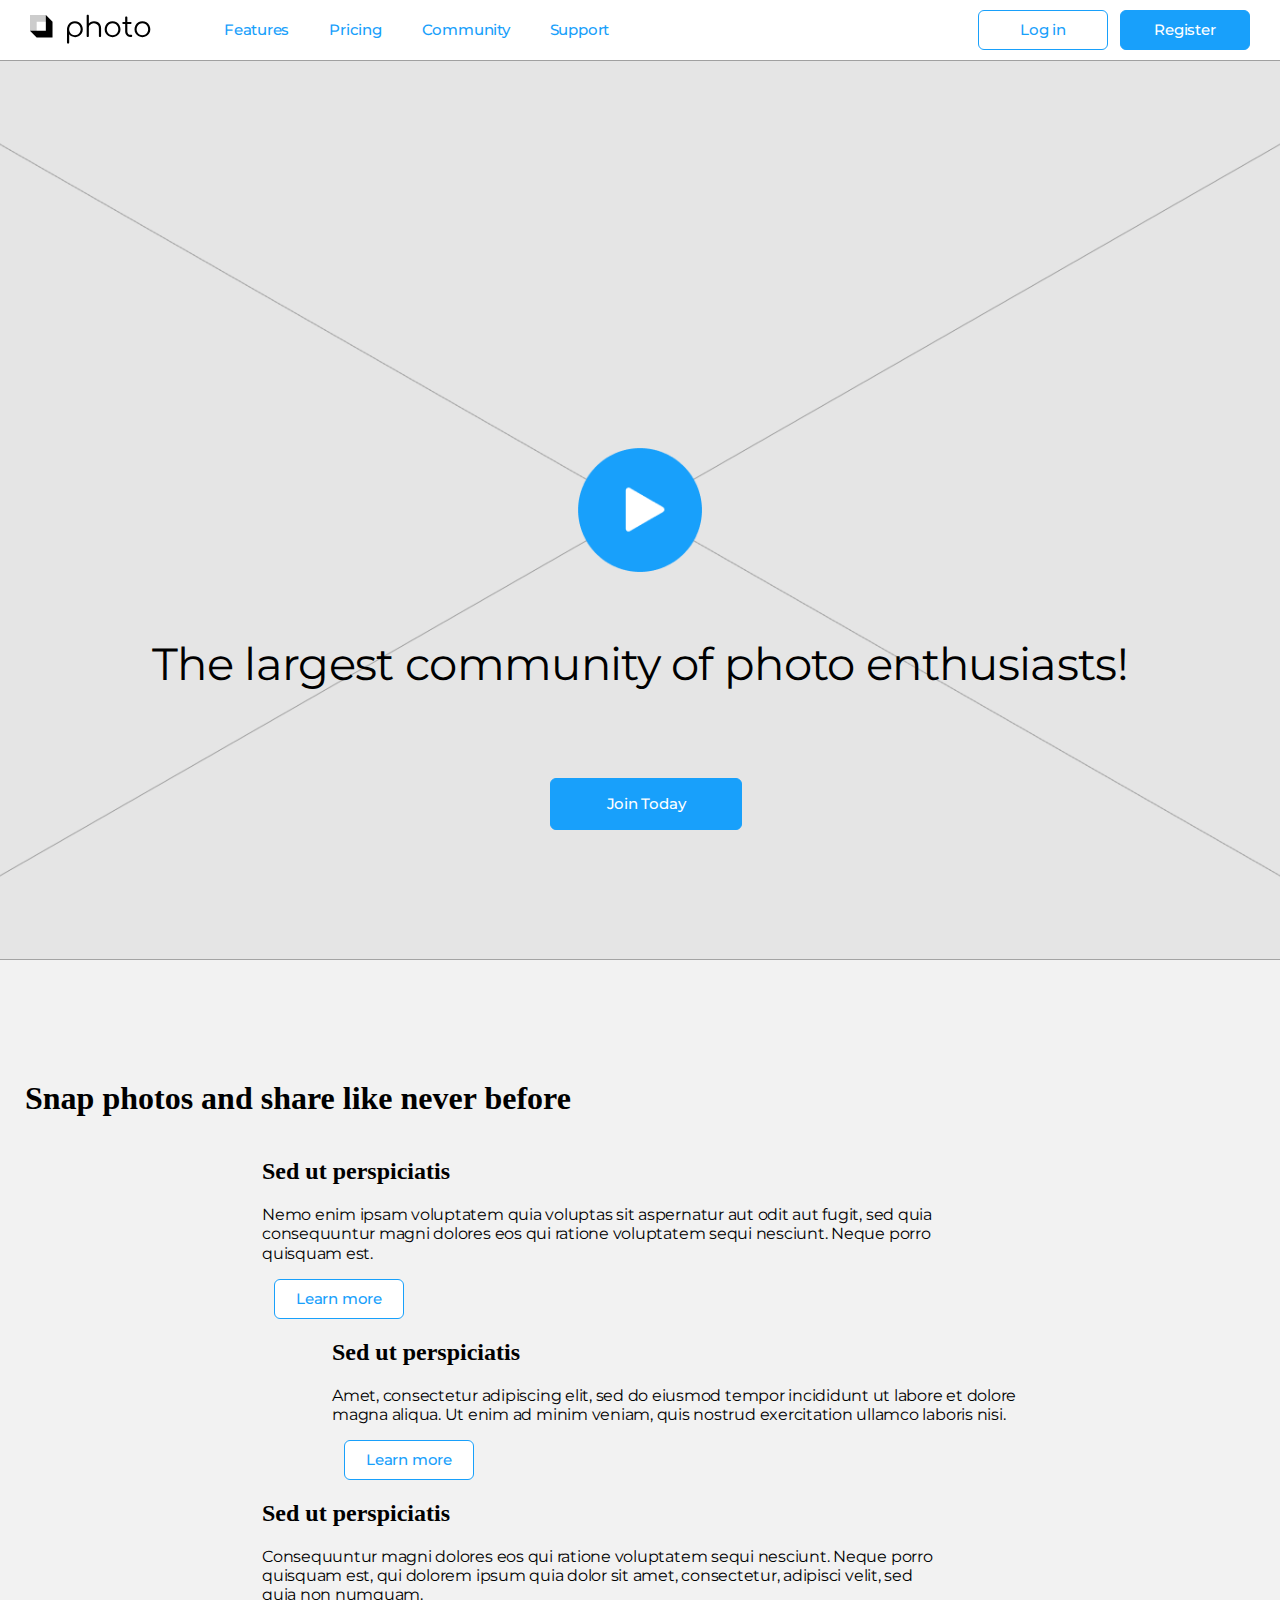
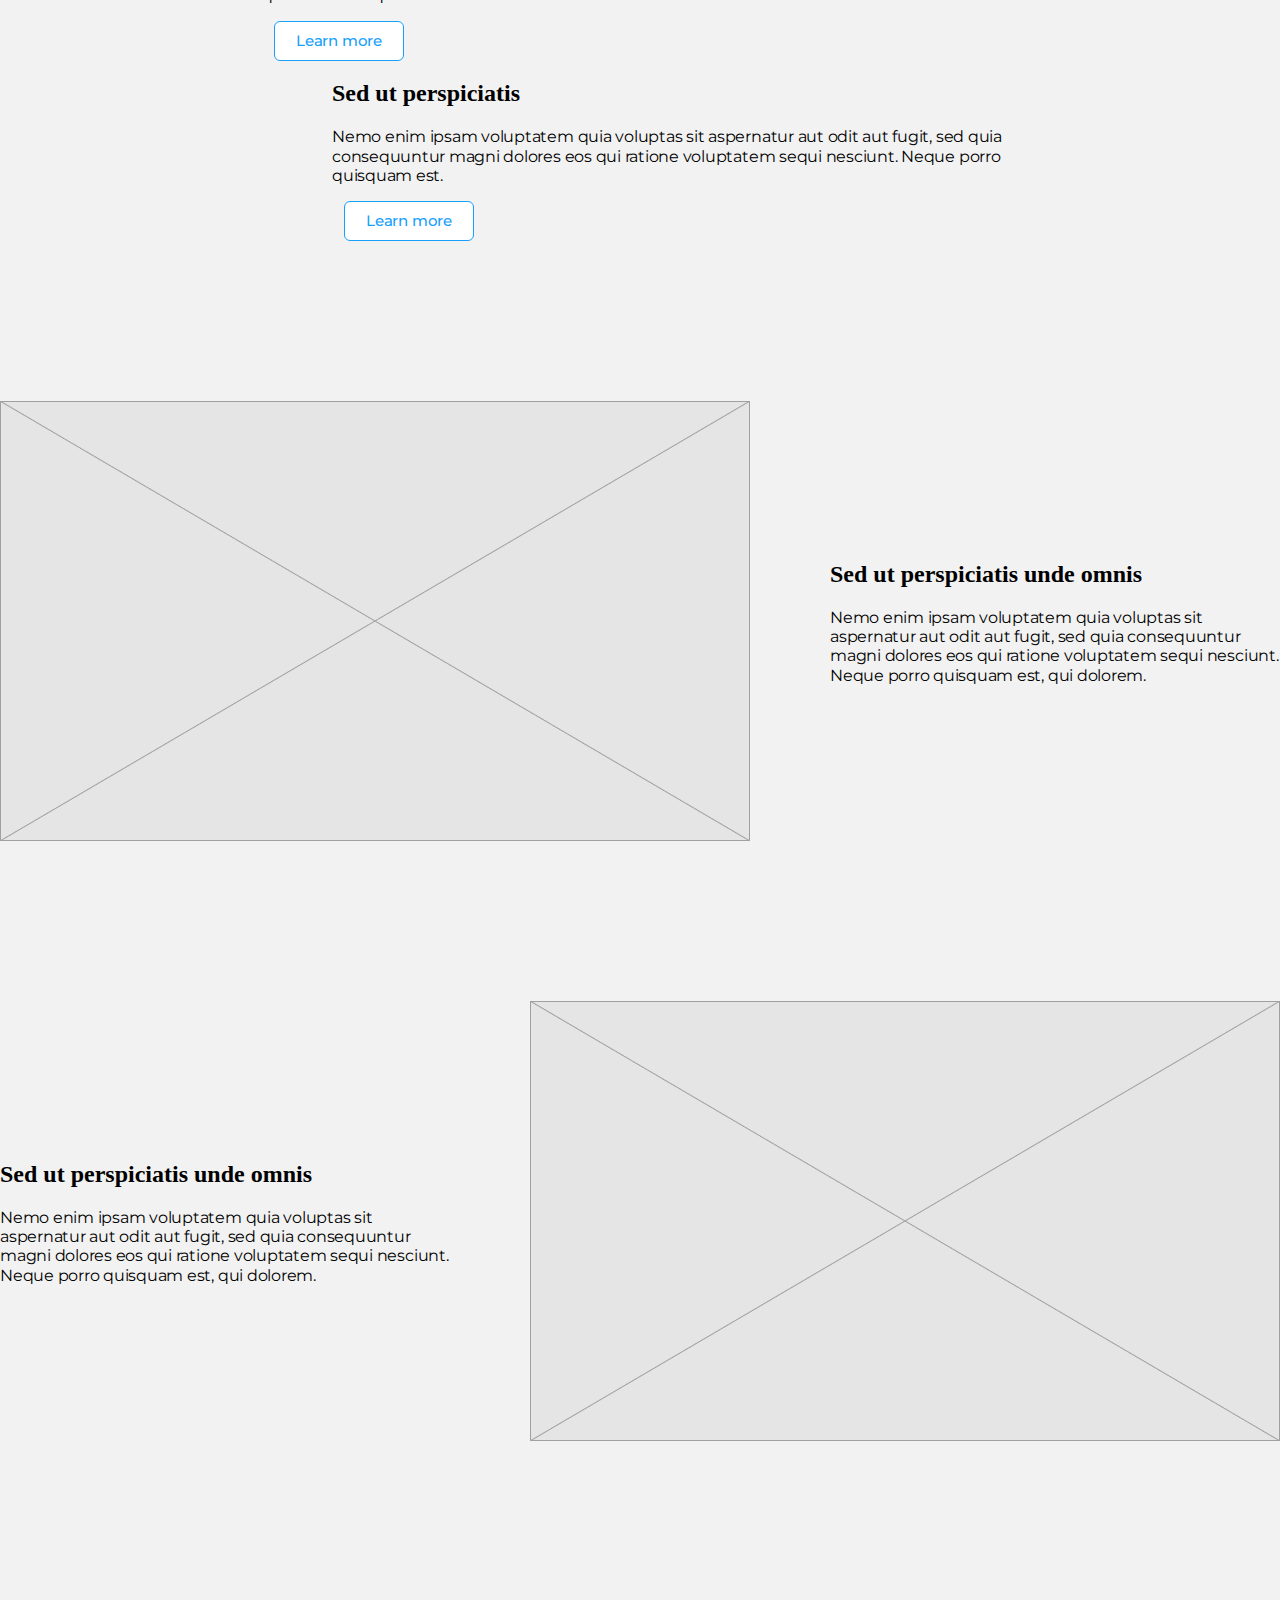
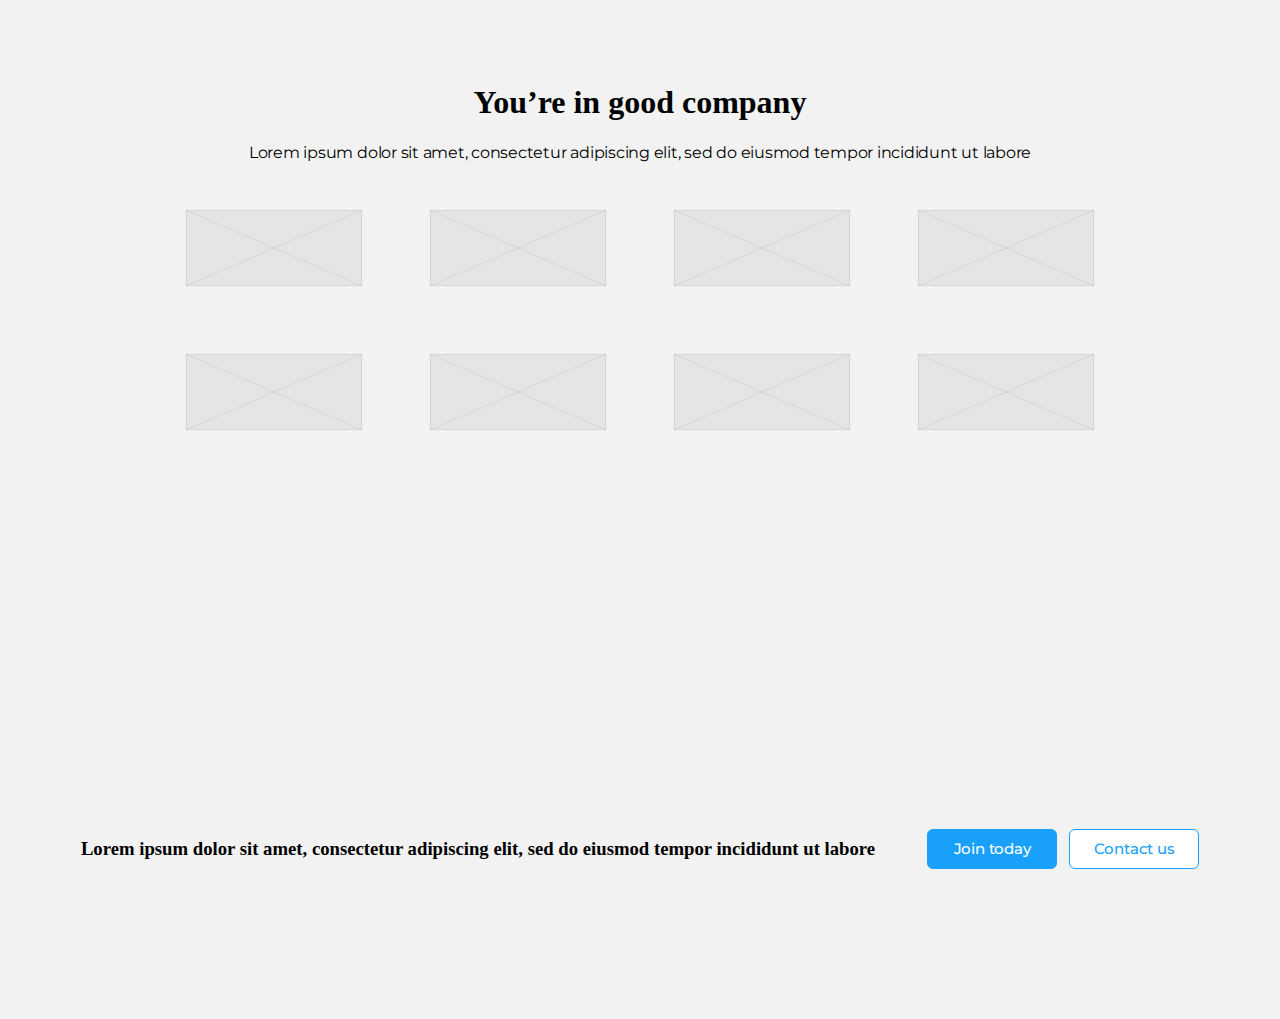
<file: index.html>
<!DOCTYPE html>
<head>
    <link rel="preconnect" href="https://fonts.googleapis.com">
    <link rel="preconnect" href="https://fonts.gstatic.com" crossorigin>
    <link href="https://fonts.googleapis.com/css2?family=Montserrat:wght@400;500&display=swap" rel="stylesheet">
</head>
<link rel="stylesheet" href="/css/style.css">

<div class="top_header">
    <div class="top_menu">
        <div>
            <a href="#">
                <svg width="123" height="32" viewBox="0 0 123 32" fill="none" xmlns="http://www.w3.org/2000/svg">
                    <path
                        d="M38.0923 31.656C37.751 31.656 37.476 31.5517 37.2675 31.3431C37.0778 31.1535 36.983 30.888 36.983 30.5467V17.1209C37.002 15.6418 37.3528 14.3144 38.0355 13.1387C38.7371 11.944 39.6757 11.0053 40.8515 10.3227C42.0461 9.64 43.383 9.29866 44.8621 9.29866C46.3792 9.29866 47.735 9.64948 48.9297 10.3511C50.1243 11.0338 51.063 11.9724 51.7457 13.1671C52.4473 14.3618 52.7981 15.7176 52.7981 17.2347C52.7981 18.7327 52.4568 20.0791 51.7741 21.2738C51.1104 22.4684 50.2002 23.4166 49.0435 24.1182C47.8867 24.8009 46.5783 25.1422 45.1181 25.1422C43.8476 25.1422 42.6909 24.8767 41.6479 24.3458C40.6239 23.7959 39.799 23.0753 39.1732 22.184V30.5467C39.1732 30.888 39.0689 31.1535 38.8603 31.3431C38.6707 31.5517 38.4147 31.656 38.0923 31.656ZM44.8621 23.1511C45.962 23.1511 46.948 22.8951 47.8203 22.3831C48.6926 21.8711 49.3753 21.1695 49.8683 20.2782C50.3803 19.368 50.6363 18.3535 50.6363 17.2347C50.6363 16.0969 50.3803 15.0824 49.8683 14.1911C49.3753 13.2999 48.6926 12.5982 47.8203 12.0862C46.948 11.5553 45.962 11.2898 44.8621 11.2898C43.7812 11.2898 42.8046 11.5553 41.9323 12.0862C41.06 12.5982 40.3774 13.2999 39.8843 14.1911C39.3913 15.0824 39.1448 16.0969 39.1448 17.2347C39.1448 18.3535 39.3913 19.368 39.8843 20.2782C40.3774 21.1695 41.06 21.8711 41.9323 22.3831C42.8046 22.8951 43.7812 23.1511 44.8621 23.1511ZM57.7768 18.6569C57.4355 18.6569 57.1605 18.5526 56.9519 18.344C56.7623 18.1354 56.6675 17.8699 56.6675 17.5476V3.89422C56.6675 3.55289 56.7623 3.2874 56.9519 3.09777C57.1605 2.88918 57.4355 2.78489 57.7768 2.78489C58.0992 2.78489 58.3552 2.88918 58.5448 3.09777C58.7534 3.2874 58.8577 3.55289 58.8577 3.89422V17.5476C58.8577 17.8699 58.7534 18.1354 58.5448 18.344C58.3552 18.5526 58.0992 18.6569 57.7768 18.6569ZM70.0079 25C69.6855 25 69.42 24.8957 69.2115 24.6871C69.0029 24.4785 68.8986 24.2225 68.8986 23.9191V16.5236C68.8986 15.3479 68.671 14.3807 68.2159 13.6222C67.7798 12.8637 67.1729 12.2948 66.3955 11.9156C65.6369 11.5363 64.7741 11.3467 63.807 11.3467C62.8778 11.3467 62.034 11.5268 61.2755 11.8871C60.5359 12.2474 59.948 12.7404 59.5119 13.3662C59.0758 13.992 58.8577 14.7031 58.8577 15.4996H57.2932C57.3312 14.3049 57.6535 13.243 58.2603 12.3138C58.8672 11.3656 59.6731 10.6261 60.6781 10.0951C61.6832 9.54518 62.802 9.27022 64.0346 9.27022C65.3809 9.27022 66.5851 9.55466 67.647 10.1236C68.7089 10.6735 69.5433 11.4889 70.1501 12.5698C70.7759 13.6507 71.0888 14.9686 71.0888 16.5236V23.9191C71.0888 24.2225 70.9845 24.4785 70.7759 24.6871C70.5673 24.8957 70.3113 25 70.0079 25ZM57.7768 25C57.4355 25 57.1605 24.9052 56.9519 24.7156C56.7623 24.507 56.6675 24.2415 56.6675 23.9191V10.5502C56.6675 10.2089 56.7623 9.94341 56.9519 9.75378C57.1605 9.54518 57.4355 9.44089 57.7768 9.44089C58.0992 9.44089 58.3552 9.54518 58.5448 9.75378C58.7534 9.94341 58.8577 10.2089 58.8577 10.5502V23.9191C58.8577 24.2415 58.7534 24.507 58.5448 24.7156C58.3552 24.9052 58.0992 25 57.7768 25ZM82.5735 25.1422C81.0564 25.1422 79.7006 24.8009 78.5059 24.1182C77.3112 23.4356 76.3726 22.4969 75.6899 21.3022C75.0072 20.1076 74.6659 18.7517 74.6659 17.2347C74.6659 15.6987 75.0072 14.3333 75.6899 13.1387C76.3726 11.944 77.3112 11.0053 78.5059 10.3227C79.7006 9.64 81.0564 9.29866 82.5735 9.29866C84.0905 9.29866 85.4369 9.64 86.6126 10.3227C87.8072 11.0053 88.7459 11.944 89.4286 13.1387C90.1112 14.3333 90.4621 15.6987 90.481 17.2347C90.481 18.7517 90.1302 20.1076 89.4286 21.3022C88.7459 22.4969 87.8072 23.4356 86.6126 24.1182C85.4369 24.8009 84.0905 25.1422 82.5735 25.1422ZM82.5735 23.1511C83.6733 23.1511 84.6594 22.8951 85.5317 22.3831C86.404 21.8711 87.0866 21.1695 87.5797 20.2782C88.0727 19.387 88.3192 18.3724 88.3192 17.2347C88.3192 16.0969 88.0727 15.0824 87.5797 14.1911C87.0866 13.2809 86.404 12.5698 85.5317 12.0578C84.6594 11.5458 83.6733 11.2898 82.5735 11.2898C81.4736 11.2898 80.4875 11.5458 79.6152 12.0578C78.7429 12.5698 78.0508 13.2809 77.5388 14.1911C77.0458 15.0824 76.7992 16.0969 76.7992 17.2347C76.7992 18.3724 77.0458 19.387 77.5388 20.2782C78.0508 21.1695 78.7429 21.8711 79.6152 22.3831C80.4875 22.8951 81.4736 23.1511 82.5735 23.1511ZM100.401 25C99.3962 25 98.4955 24.763 97.699 24.2889C96.9215 23.8148 96.3052 23.1701 95.8501 22.3547C95.395 21.5203 95.1675 20.5721 95.1675 19.5102V5.60089C95.1675 5.27852 95.2623 5.01303 95.4519 4.80444C95.6605 4.59585 95.926 4.49155 96.2483 4.49155C96.5707 4.49155 96.8362 4.59585 97.0448 4.80444C97.2534 5.01303 97.3577 5.27852 97.3577 5.60089V19.5102C97.3577 20.4773 97.6421 21.2738 98.211 21.8996C98.7799 22.5064 99.51 22.8098 100.401 22.8098H101.169C101.473 22.8098 101.719 22.9141 101.909 23.1227C102.098 23.3313 102.193 23.5967 102.193 23.9191C102.193 24.2415 102.079 24.507 101.852 24.7156C101.624 24.9052 101.34 25 100.999 25H100.401ZM93.3186 11.9156C93.0341 11.9156 92.7971 11.8302 92.6075 11.6596C92.4178 11.4699 92.323 11.2424 92.323 10.9769C92.323 10.6924 92.4178 10.4649 92.6075 10.2942C92.7971 10.1046 93.0341 10.0098 93.3186 10.0098H100.572C100.856 10.0098 101.093 10.1046 101.283 10.2942C101.473 10.4649 101.567 10.6924 101.567 10.9769C101.567 11.2424 101.473 11.4699 101.283 11.6596C101.093 11.8302 100.856 11.9156 100.572 11.9156H93.3186ZM112.415 25.1422C110.898 25.1422 109.542 24.8009 108.347 24.1182C107.152 23.4356 106.214 22.4969 105.531 21.3022C104.848 20.1076 104.507 18.7517 104.507 17.2347C104.507 15.6987 104.848 14.3333 105.531 13.1387C106.214 11.944 107.152 11.0053 108.347 10.3227C109.542 9.64 110.898 9.29866 112.415 9.29866C113.932 9.29866 115.278 9.64 116.454 10.3227C117.648 11.0053 118.587 11.944 119.27 13.1387C119.952 14.3333 120.303 15.6987 120.322 17.2347C120.322 18.7517 119.971 20.1076 119.27 21.3022C118.587 22.4969 117.648 23.4356 116.454 24.1182C115.278 24.8009 113.932 25.1422 112.415 25.1422ZM112.415 23.1511C113.514 23.1511 114.5 22.8951 115.373 22.3831C116.245 21.8711 116.928 21.1695 117.421 20.2782C117.914 19.387 118.16 18.3724 118.16 17.2347C118.16 16.0969 117.914 15.0824 117.421 14.1911C116.928 13.2809 116.245 12.5698 115.373 12.0578C114.5 11.5458 113.514 11.2898 112.415 11.2898C111.315 11.2898 110.329 11.5458 109.456 12.0578C108.584 12.5698 107.892 13.2809 107.38 14.1911C106.887 15.0824 106.64 16.0969 106.64 17.2347C106.64 18.3724 106.887 19.387 107.38 20.2782C107.892 21.1695 108.584 21.8711 109.456 22.3831C110.329 22.8951 111.315 23.1511 112.415 23.1511Z"
                        fill="black" />
                    <path fill-rule="evenodd" clip-rule="evenodd"
                        d="M15.8464 2.96295H8.58307e-06L6.67216 9.63511H22.5185L15.8464 2.96295ZM6.67215 9.63511V25.4815L0 18.8093V2.96296L6.67215 9.63511Z"
                        fill="#CCCCCC" />
                    <path fill-rule="evenodd" clip-rule="evenodd"
                        d="M6.67218 25.4815L22.5185 25.4815L15.8464 18.8093L2.28882e-05 18.8093L6.67218 25.4815ZM15.8464 18.8093L15.8464 2.96295L22.5186 9.63511L22.5186 25.4815L15.8464 18.8093Z"
                        fill="black" />
                </svg>
            </a>
            <nav>
                <a href="#">Features</a>
                <a href="#">Pricing</a>
                <a href="#">Community</a>
                <a href="#">Support</a>
            </nav>
        </div>
        <div>
            <a href="#" class="btn btn_light">Log in</a>
            <a href="#" class="btn btn_accent">Register</a>
        </div>
    </div>
</div>
<header class="bg_header">
    <h1 class="bg_header__title">The largest community of photo enthusiasts!</h1>
    <a href="#" class="btn btn_accent btn_call_to_action">Join Today</a>
</header>
<section class="section_1">
    <div class="block_title">
    <h1 class="block_title_h1">Snap photos and share like never before</h1>
    </div>
    <div class="section_container">
        <div class="block_1">
            <h2>Sed ut perspiciatis</h2>
            <p>Nemo enim ipsam voluptatem quia voluptas sit aspernatur aut odit aut fugit, sed quia consequuntur magni dolores eos qui
            ratione voluptatem sequi nesciunt. Neque porro quisquam est.</p>
            <a href="#" class="btn btn_light">Learn more</a>
        </div>
        <div class="block_2">
            <h2>Sed ut perspiciatis</h2>
            <p>Amet, consectetur adipiscing elit, sed do eiusmod tempor incididunt ut labore et dolore magna aliqua. Ut enim ad minim
            veniam, quis nostrud exercitation ullamco laboris nisi.</p>
            <a href="#" class="btn btn_light">Learn more</a>
        </div>
    </div>
    <div class="section_container_2">
        <div class="block_1">
            <h2>Sed ut perspiciatis</h2>
            <p>Consequuntur magni dolores eos qui ratione voluptatem sequi nesciunt. Neque porro quisquam est, qui dolorem ipsum quia
            dolor sit amet, consectetur, adipisci velit, sed quia non numquam.</p>
            <a href="#" class="btn btn_light">Learn more</a>
        </div>
        <div class="block_2">
            <h2>Sed ut perspiciatis</h2>
            <p>Nemo enim ipsam voluptatem quia voluptas sit aspernatur aut odit aut fugit, sed quia consequuntur magni
                dolores
                eos qui
                ratione voluptatem sequi nesciunt. Neque porro quisquam est.</p>
            <a href="#" class="btn btn_light">Learn more</a>
        </div>
    </div>
</section>
<section class="section_2">
    <img src="/Rectangle.png" alt="">
    <div class="block_2">
        <h2>Sed ut perspiciatis unde omnis</h2>
        <p>Nemo enim ipsam voluptatem quia voluptas sit aspernatur aut odit aut fugit, sed quia consequuntur magni
            dolores eos qui
            ratione voluptatem sequi nesciunt. Neque porro quisquam est, qui dolorem.</p>
    </div>

</section>
<section class="section_3">
    
    <div class="block_1">
        <h2>Sed ut perspiciatis unde omnis</h2>
        <p>Nemo enim ipsam voluptatem quia voluptas sit aspernatur aut odit aut fugit, sed quia consequuntur magni
            dolores eos qui
            ratione voluptatem sequi nesciunt. Neque porro quisquam est, qui dolorem.</p>
    </div>
    <img src="/Rectangle.png" alt="">

</section>
<section class="section_4">
    <div class="section_4_block_conteiner">
    <h1>You’re in good company</h1>
    <p>Lorem ipsum dolor sit amet, consectetur adipiscing elit, sed do eiusmod tempor incididunt ut labore</p>
    <div class="block_list_1">
        <img src="/Rectangle.png" alt="">
        <img src="/Rectangle.png" alt="">
        <img src="/Rectangle.png" alt="">
        <img src="/Rectangle.png" alt="">

    </div>
    <div class="block_list_2">
        <img src="/Rectangle.png" alt="">
        <img src="/Rectangle.png" alt="">
        <img src="/Rectangle.png" alt="">
        <img src="/Rectangle.png" alt="">
    </div>
    </div>
</section>
<section class="section_5">
    <h3>Lorem ipsum dolor sit amet, consectetur adipiscing elit, sed do eiusmod tempor incididunt ut labore</h3>
    <div class="section_5_block">
        <a href="#" class="btn btn_accent">Join today</a>
        <a href="#" class="btn btn_light">Contact us</a>
    </div>

</section>
</file>
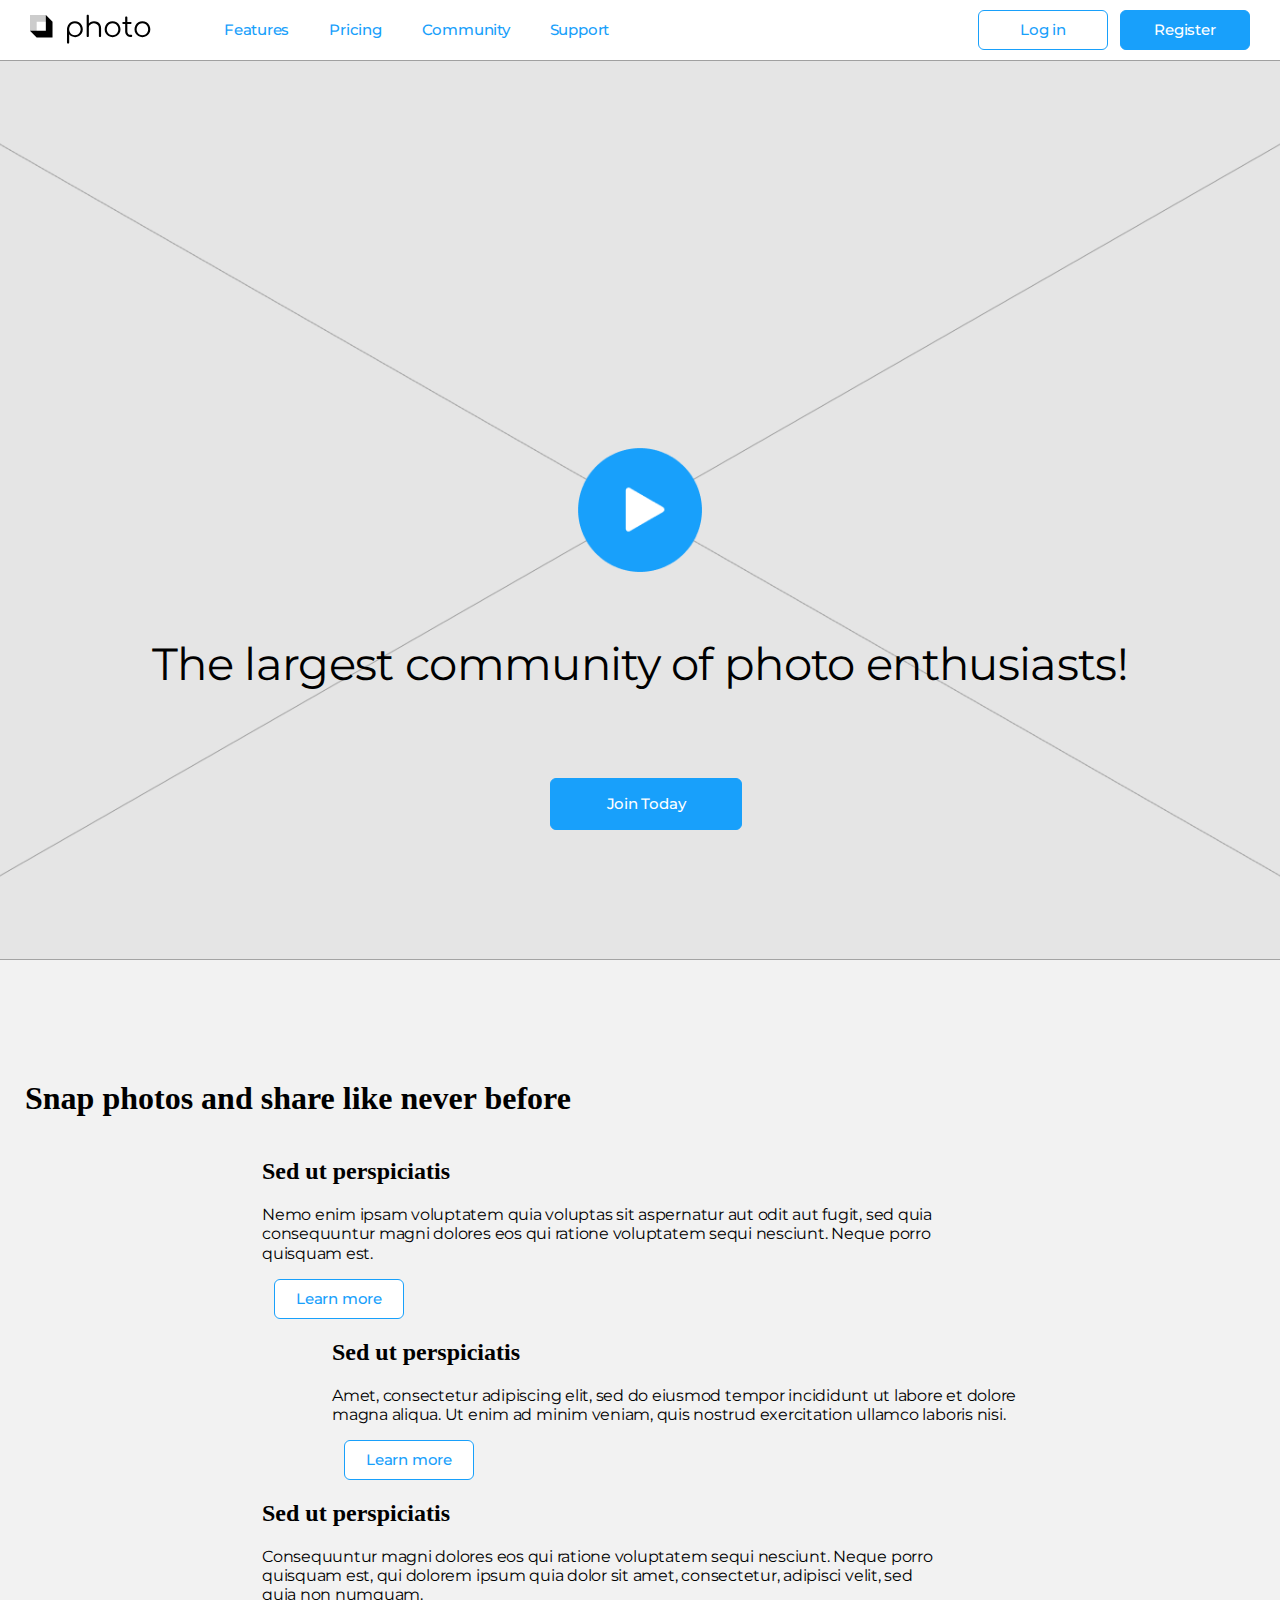
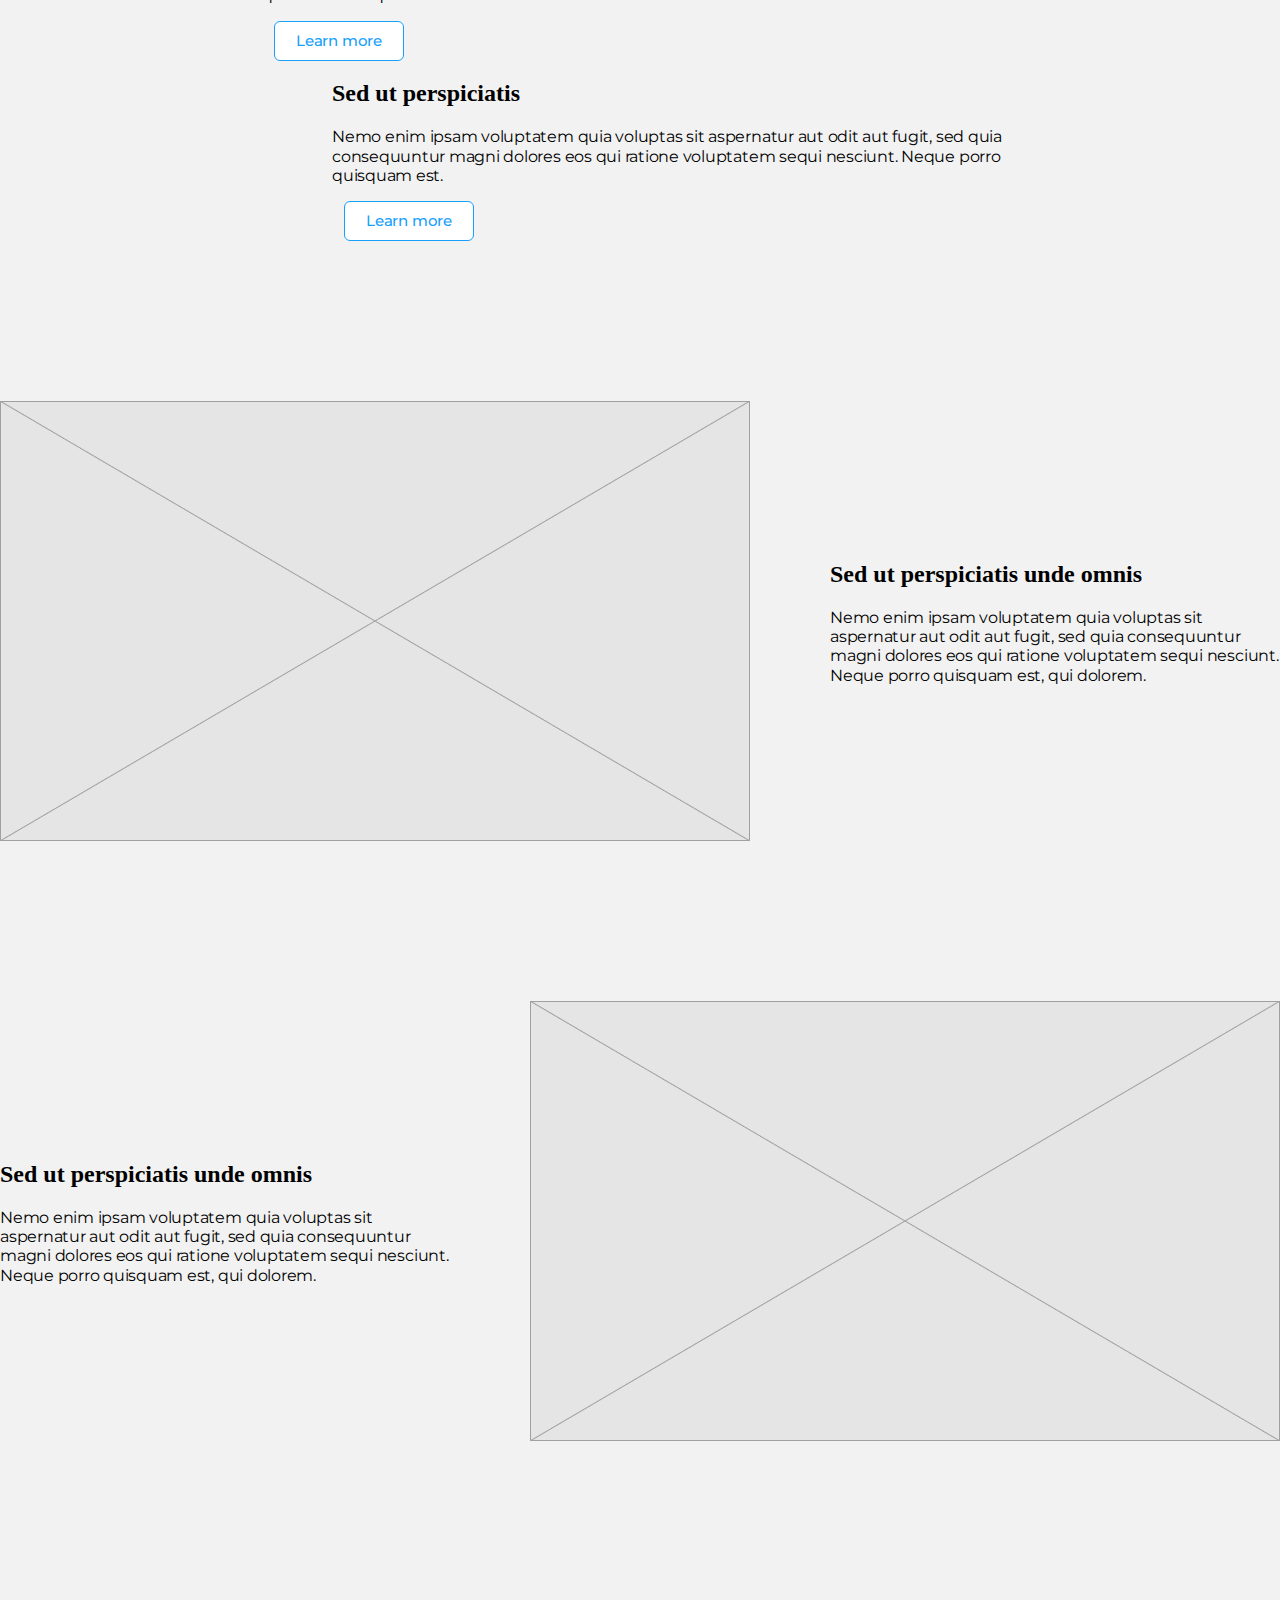
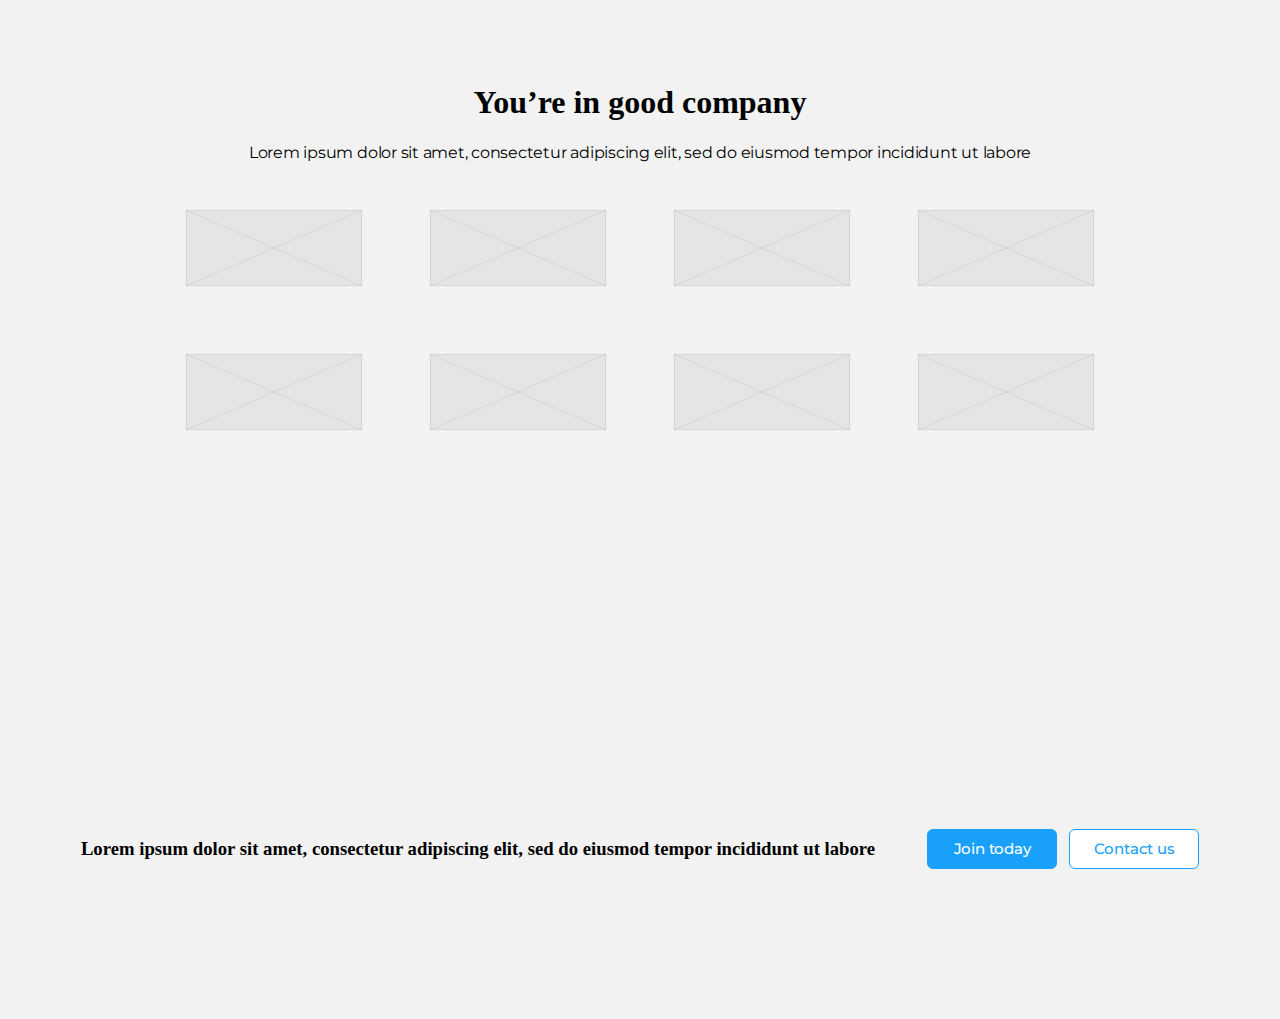
<file: HTML_CSS/index.html>
<!DOCTYPE html>
<head>
    <link rel="preconnect" href="https://fonts.googleapis.com">
    <link rel="preconnect" href="https://fonts.gstatic.com" crossorigin>
    <link href="https://fonts.googleapis.com/css2?family=Montserrat:wght@400;500&display=swap" rel="stylesheet">
</head>
<link rel="stylesheet" href="/css/style.css">

<div class="top_header">
    <div class="top_menu">
        <div>
            <a href="#">
                <svg width="123" height="32" viewBox="0 0 123 32" fill="none" xmlns="http://www.w3.org/2000/svg">
                    <path
                        d="M38.0923 31.656C37.751 31.656 37.476 31.5517 37.2675 31.3431C37.0778 31.1535 36.983 30.888 36.983 30.5467V17.1209C37.002 15.6418 37.3528 14.3144 38.0355 13.1387C38.7371 11.944 39.6757 11.0053 40.8515 10.3227C42.0461 9.64 43.383 9.29866 44.8621 9.29866C46.3792 9.29866 47.735 9.64948 48.9297 10.3511C50.1243 11.0338 51.063 11.9724 51.7457 13.1671C52.4473 14.3618 52.7981 15.7176 52.7981 17.2347C52.7981 18.7327 52.4568 20.0791 51.7741 21.2738C51.1104 22.4684 50.2002 23.4166 49.0435 24.1182C47.8867 24.8009 46.5783 25.1422 45.1181 25.1422C43.8476 25.1422 42.6909 24.8767 41.6479 24.3458C40.6239 23.7959 39.799 23.0753 39.1732 22.184V30.5467C39.1732 30.888 39.0689 31.1535 38.8603 31.3431C38.6707 31.5517 38.4147 31.656 38.0923 31.656ZM44.8621 23.1511C45.962 23.1511 46.948 22.8951 47.8203 22.3831C48.6926 21.8711 49.3753 21.1695 49.8683 20.2782C50.3803 19.368 50.6363 18.3535 50.6363 17.2347C50.6363 16.0969 50.3803 15.0824 49.8683 14.1911C49.3753 13.2999 48.6926 12.5982 47.8203 12.0862C46.948 11.5553 45.962 11.2898 44.8621 11.2898C43.7812 11.2898 42.8046 11.5553 41.9323 12.0862C41.06 12.5982 40.3774 13.2999 39.8843 14.1911C39.3913 15.0824 39.1448 16.0969 39.1448 17.2347C39.1448 18.3535 39.3913 19.368 39.8843 20.2782C40.3774 21.1695 41.06 21.8711 41.9323 22.3831C42.8046 22.8951 43.7812 23.1511 44.8621 23.1511ZM57.7768 18.6569C57.4355 18.6569 57.1605 18.5526 56.9519 18.344C56.7623 18.1354 56.6675 17.8699 56.6675 17.5476V3.89422C56.6675 3.55289 56.7623 3.2874 56.9519 3.09777C57.1605 2.88918 57.4355 2.78489 57.7768 2.78489C58.0992 2.78489 58.3552 2.88918 58.5448 3.09777C58.7534 3.2874 58.8577 3.55289 58.8577 3.89422V17.5476C58.8577 17.8699 58.7534 18.1354 58.5448 18.344C58.3552 18.5526 58.0992 18.6569 57.7768 18.6569ZM70.0079 25C69.6855 25 69.42 24.8957 69.2115 24.6871C69.0029 24.4785 68.8986 24.2225 68.8986 23.9191V16.5236C68.8986 15.3479 68.671 14.3807 68.2159 13.6222C67.7798 12.8637 67.1729 12.2948 66.3955 11.9156C65.6369 11.5363 64.7741 11.3467 63.807 11.3467C62.8778 11.3467 62.034 11.5268 61.2755 11.8871C60.5359 12.2474 59.948 12.7404 59.5119 13.3662C59.0758 13.992 58.8577 14.7031 58.8577 15.4996H57.2932C57.3312 14.3049 57.6535 13.243 58.2603 12.3138C58.8672 11.3656 59.6731 10.6261 60.6781 10.0951C61.6832 9.54518 62.802 9.27022 64.0346 9.27022C65.3809 9.27022 66.5851 9.55466 67.647 10.1236C68.7089 10.6735 69.5433 11.4889 70.1501 12.5698C70.7759 13.6507 71.0888 14.9686 71.0888 16.5236V23.9191C71.0888 24.2225 70.9845 24.4785 70.7759 24.6871C70.5673 24.8957 70.3113 25 70.0079 25ZM57.7768 25C57.4355 25 57.1605 24.9052 56.9519 24.7156C56.7623 24.507 56.6675 24.2415 56.6675 23.9191V10.5502C56.6675 10.2089 56.7623 9.94341 56.9519 9.75378C57.1605 9.54518 57.4355 9.44089 57.7768 9.44089C58.0992 9.44089 58.3552 9.54518 58.5448 9.75378C58.7534 9.94341 58.8577 10.2089 58.8577 10.5502V23.9191C58.8577 24.2415 58.7534 24.507 58.5448 24.7156C58.3552 24.9052 58.0992 25 57.7768 25ZM82.5735 25.1422C81.0564 25.1422 79.7006 24.8009 78.5059 24.1182C77.3112 23.4356 76.3726 22.4969 75.6899 21.3022C75.0072 20.1076 74.6659 18.7517 74.6659 17.2347C74.6659 15.6987 75.0072 14.3333 75.6899 13.1387C76.3726 11.944 77.3112 11.0053 78.5059 10.3227C79.7006 9.64 81.0564 9.29866 82.5735 9.29866C84.0905 9.29866 85.4369 9.64 86.6126 10.3227C87.8072 11.0053 88.7459 11.944 89.4286 13.1387C90.1112 14.3333 90.4621 15.6987 90.481 17.2347C90.481 18.7517 90.1302 20.1076 89.4286 21.3022C88.7459 22.4969 87.8072 23.4356 86.6126 24.1182C85.4369 24.8009 84.0905 25.1422 82.5735 25.1422ZM82.5735 23.1511C83.6733 23.1511 84.6594 22.8951 85.5317 22.3831C86.404 21.8711 87.0866 21.1695 87.5797 20.2782C88.0727 19.387 88.3192 18.3724 88.3192 17.2347C88.3192 16.0969 88.0727 15.0824 87.5797 14.1911C87.0866 13.2809 86.404 12.5698 85.5317 12.0578C84.6594 11.5458 83.6733 11.2898 82.5735 11.2898C81.4736 11.2898 80.4875 11.5458 79.6152 12.0578C78.7429 12.5698 78.0508 13.2809 77.5388 14.1911C77.0458 15.0824 76.7992 16.0969 76.7992 17.2347C76.7992 18.3724 77.0458 19.387 77.5388 20.2782C78.0508 21.1695 78.7429 21.8711 79.6152 22.3831C80.4875 22.8951 81.4736 23.1511 82.5735 23.1511ZM100.401 25C99.3962 25 98.4955 24.763 97.699 24.2889C96.9215 23.8148 96.3052 23.1701 95.8501 22.3547C95.395 21.5203 95.1675 20.5721 95.1675 19.5102V5.60089C95.1675 5.27852 95.2623 5.01303 95.4519 4.80444C95.6605 4.59585 95.926 4.49155 96.2483 4.49155C96.5707 4.49155 96.8362 4.59585 97.0448 4.80444C97.2534 5.01303 97.3577 5.27852 97.3577 5.60089V19.5102C97.3577 20.4773 97.6421 21.2738 98.211 21.8996C98.7799 22.5064 99.51 22.8098 100.401 22.8098H101.169C101.473 22.8098 101.719 22.9141 101.909 23.1227C102.098 23.3313 102.193 23.5967 102.193 23.9191C102.193 24.2415 102.079 24.507 101.852 24.7156C101.624 24.9052 101.34 25 100.999 25H100.401ZM93.3186 11.9156C93.0341 11.9156 92.7971 11.8302 92.6075 11.6596C92.4178 11.4699 92.323 11.2424 92.323 10.9769C92.323 10.6924 92.4178 10.4649 92.6075 10.2942C92.7971 10.1046 93.0341 10.0098 93.3186 10.0098H100.572C100.856 10.0098 101.093 10.1046 101.283 10.2942C101.473 10.4649 101.567 10.6924 101.567 10.9769C101.567 11.2424 101.473 11.4699 101.283 11.6596C101.093 11.8302 100.856 11.9156 100.572 11.9156H93.3186ZM112.415 25.1422C110.898 25.1422 109.542 24.8009 108.347 24.1182C107.152 23.4356 106.214 22.4969 105.531 21.3022C104.848 20.1076 104.507 18.7517 104.507 17.2347C104.507 15.6987 104.848 14.3333 105.531 13.1387C106.214 11.944 107.152 11.0053 108.347 10.3227C109.542 9.64 110.898 9.29866 112.415 9.29866C113.932 9.29866 115.278 9.64 116.454 10.3227C117.648 11.0053 118.587 11.944 119.27 13.1387C119.952 14.3333 120.303 15.6987 120.322 17.2347C120.322 18.7517 119.971 20.1076 119.27 21.3022C118.587 22.4969 117.648 23.4356 116.454 24.1182C115.278 24.8009 113.932 25.1422 112.415 25.1422ZM112.415 23.1511C113.514 23.1511 114.5 22.8951 115.373 22.3831C116.245 21.8711 116.928 21.1695 117.421 20.2782C117.914 19.387 118.16 18.3724 118.16 17.2347C118.16 16.0969 117.914 15.0824 117.421 14.1911C116.928 13.2809 116.245 12.5698 115.373 12.0578C114.5 11.5458 113.514 11.2898 112.415 11.2898C111.315 11.2898 110.329 11.5458 109.456 12.0578C108.584 12.5698 107.892 13.2809 107.38 14.1911C106.887 15.0824 106.64 16.0969 106.64 17.2347C106.64 18.3724 106.887 19.387 107.38 20.2782C107.892 21.1695 108.584 21.8711 109.456 22.3831C110.329 22.8951 111.315 23.1511 112.415 23.1511Z"
                        fill="black" />
                    <path fill-rule="evenodd" clip-rule="evenodd"
                        d="M15.8464 2.96295H8.58307e-06L6.67216 9.63511H22.5185L15.8464 2.96295ZM6.67215 9.63511V25.4815L0 18.8093V2.96296L6.67215 9.63511Z"
                        fill="#CCCCCC" />
                    <path fill-rule="evenodd" clip-rule="evenodd"
                        d="M6.67218 25.4815L22.5185 25.4815L15.8464 18.8093L2.28882e-05 18.8093L6.67218 25.4815ZM15.8464 18.8093L15.8464 2.96295L22.5186 9.63511L22.5186 25.4815L15.8464 18.8093Z"
                        fill="black" />
                </svg>
            </a>
            <nav>
                <a href="#">Features</a>
                <a href="#">Pricing</a>
                <a href="#">Community</a>
                <a href="#">Support</a>
            </nav>
        </div>
        <div>
            <a href="#" class="btn btn_light">Log in</a>
            <a href="#" class="btn btn_accent">Register</a>
        </div>
    </div>
</div>
<header class="bg_header">
    <h1 class="bg_header__title">The largest community of photo enthusiasts!</h1>
    <a href="#" class="btn btn_accent btn_call_to_action">Join Today</a>
</header>
<section class="section_1">
    <div class="block_title">
    <h1 class="block_title_h1">Snap photos and share like never before</h1>
    </div>
    <div class="section_container">
        <div class="block_1">
            <h2>Sed ut perspiciatis</h2>
            <p>Nemo enim ipsam voluptatem quia voluptas sit aspernatur aut odit aut fugit, sed quia consequuntur magni dolores eos qui
            ratione voluptatem sequi nesciunt. Neque porro quisquam est.</p>
            <a href="#" class="btn btn_light">Learn more</a>
        </div>
        <div class="block_2">
            <h2>Sed ut perspiciatis</h2>
            <p>Amet, consectetur adipiscing elit, sed do eiusmod tempor incididunt ut labore et dolore magna aliqua. Ut enim ad minim
            veniam, quis nostrud exercitation ullamco laboris nisi.</p>
            <a href="#" class="btn btn_light">Learn more</a>
        </div>
    </div>
    <div class="section_container_2">
        <div class="block_1">
            <h2>Sed ut perspiciatis</h2>
            <p>Consequuntur magni dolores eos qui ratione voluptatem sequi nesciunt. Neque porro quisquam est, qui dolorem ipsum quia
            dolor sit amet, consectetur, adipisci velit, sed quia non numquam.</p>
            <a href="#" class="btn btn_light">Learn more</a>
        </div>
        <div class="block_2">
            <h2>Sed ut perspiciatis</h2>
            <p>Nemo enim ipsam voluptatem quia voluptas sit aspernatur aut odit aut fugit, sed quia consequuntur magni
                dolores
                eos qui
                ratione voluptatem sequi nesciunt. Neque porro quisquam est.</p>
            <a href="#" class="btn btn_light">Learn more</a>
        </div>
    </div>
</section>
<section class="section_2">
    <img src="/HTML_CSS/Rectangle.png" alt="">
    <div class="block_2">
        <h2>Sed ut perspiciatis unde omnis</h2>
        <p>Nemo enim ipsam voluptatem quia voluptas sit aspernatur aut odit aut fugit, sed quia consequuntur magni
            dolores eos qui
            ratione voluptatem sequi nesciunt. Neque porro quisquam est, qui dolorem.</p>
    </div>

</section>
<section class="section_3">
    
    <div class="block_1">
        <h2>Sed ut perspiciatis unde omnis</h2>
        <p>Nemo enim ipsam voluptatem quia voluptas sit aspernatur aut odit aut fugit, sed quia consequuntur magni
            dolores eos qui
            ratione voluptatem sequi nesciunt. Neque porro quisquam est, qui dolorem.</p>
    </div>
    <img src="/HTML_CSS/Rectangle.png" alt="">

</section>
<section class="section_4">
    <div class="section_4_block_conteiner">
    <h1>You’re in good company</h1>
    <p>Lorem ipsum dolor sit amet, consectetur adipiscing elit, sed do eiusmod tempor incididunt ut labore</p>
    <div class="block_list_1">
        <img src="/HTML_CSS/Rectangle.png" alt="">
        <img src="/HTML_CSS/Rectangle.png" alt="">
        <img src="/HTML_CSS/Rectangle.png" alt="">
        <img src="/HTML_CSS/Rectangle.png" alt="">

    </div>
    <div class="block_list_2">
        <img src="/HTML_CSS/Rectangle.png" alt="">
        <img src="/HTML_CSS/Rectangle.png" alt="">
        <img src="/HTML_CSS/Rectangle.png" alt="">
        <img src="/HTML_CSS/Rectangle.png" alt="">
    </div>
    </div>
</section>
<section class="section_5">
    <h3>Lorem ipsum dolor sit amet, consectetur adipiscing elit, sed do eiusmod tempor incididunt ut labore</h3>
    <div class="section_5_block">
        <a href="#" class="btn btn_accent">Join today</a>
        <a href="#" class="btn btn_light">Contact us</a>
    </div>

</section>
</file>
<file: css/style.css>
/** @format */
/*
@function pxToEm($px_size, $defaul_size: 16) {
  @return $px_size / $defaul_size + 0em;
}
@mixin {}

@include
*/
body {
  margin: 0;
  background: #f2f2f2;
}

.top_header {
  background: #fff;
}

.top_menu {
  margin: auto;
  display: -webkit-box;
  display: -ms-flexbox;
  display: flex;
  -webkit-box-pack: justify;
  -ms-flex-pack: justify;
  justify-content: space-between;
  max-width: 1520px;
  padding: 0 30px;
  height: 60px;
}

.top_menu > div {
  display: -webkit-box;
  display: -ms-flexbox;
  display: flex;
  -webkit-box-align: center;
  -ms-flex-align: center;
  align-items: center;
}

.top_menu nav {
  display: -webkit-box;
  display: -ms-flexbox;
  display: flex;
  margin-left: 31px;
}

.top_menu nav a {
  font-family: Montserrat;
  font-weight: 500;
  font-size: 15px;
  line-height: 1.2em;
  letter-spacing: -0.015em;
  color: #18a0fb;
  text-decoration: none;
  margin-left: 40px;
}

.top_menu nav > a:hover {
  color: #095588;
}

.btn {
  font-family: Montserrat;
  font-weight: 500;
  font-size: 15px;
  line-height: 1.2em;
  letter-spacing: -0.015em;
  color: #18a0fb;
  text-decoration: none;
  border: 1px solid #18a0fb;
  -webkit-box-sizing: border-box;
  box-sizing: border-box;
  border-radius: 0.4em;
  width: 130px;
  height: 40px;
  display: -webkit-box;
  display: -ms-flexbox;
  display: flex;
  -webkit-box-align: center;
  -ms-flex-align: center;
  align-items: center;
  -webkit-box-pack: center;
  -ms-flex-pack: center;
  justify-content: center;
  margin-left: 12px;
  cursor: pointer;
}

.btn_call_to_action {
  width: 192px;
  height: 52px;
}

.btn_light {
  background: #ffffff;
}

.btn_accent {
  background: #18a0fb;
  color: #fff;
}

.btn_light:hover {
  background: #ececec;
}

.btn_accent:hover {
  background: #158fe0;
}

header {
  max-width: 1680px;
  height: 100vh;
  max-height: 960px;
  margin: auto;
  display: -webkit-box;
  display: -ms-flexbox;
  display: flex;
  -webkit-box-orient: vertical;
  -webkit-box-direction: normal;
  -ms-flex-direction: column;
  flex-direction: column;
  -webkit-box-align: center;
  -ms-flex-align: center;
  align-items: center;
  -webkit-box-pack: center;
  -ms-flex-pack: center;
  justify-content: center;
}

.bg_header {
  background: url(/HTML_CSS/Group5.png);
  background-size: cover;
  background-repeat: no-repeat;
  background-position: center;
}

.bg_header h1 {
  font-family: Montserrat;
  font-size: 45px;
  line-height: 5.33333em;
  text-align: center;
  letter-spacing: -0.015em;
  color: #000000;
  font-style: normal;
  font-weight: normal;
  line-height: 3.73333em;
}

.bg_header .bg_header__title {
  margin-top: 390px;
}

.section_1 {
  padding-bottom: 100px;
  -ms-flex-wrap: wrap;
      flex-wrap: wrap;
}

.section_1 .block_title {
  display: -webkit-box;
  display: -ms-flexbox;
  display: flex;
  -webkit-box-pack: left;
      -ms-flex-pack: left;
          justify-content: left;
  max-width: 1520px;
  margin: auto;
}

.section_1 .block_title .block_title_h1 {
  display: block;
  text-align: left;
  width: 50%;
  margin-left: 25px;
  min-width: 500px;
  margin-top: 120px;
}

.section_1 .section_container,
.section_1 .section_container_2 {
  display: -webkit-box;
  display: -ms-flexbox;
  display: flex;
  max-width: 1520px;
  width: 100%;
  min-height: 222px;
  -ms-flex-wrap: wrap;
      flex-wrap: wrap;
  max-height: 960px;
  min-width: 320px;
  margin: auto;
  -webkit-box-pack: center;
      -ms-flex-pack: center;
          justify-content: center;
  -webkit-box-sizing: border-box;
          box-sizing: border-box;
}

.section_2,
.section_3 {
  padding-top: 60px;
  padding-bottom: 100px;
}

.block_1 {
  width: 686px;
  -webkit-box-sizing: border-box;
          box-sizing: border-box;
  margin-right: 70px;
}

.block_2 {
  margin-left: 70px;
  width: 686px;
  -webkit-box-sizing: border-box;
          box-sizing: border-box;
}

.section_2 img {
  width: 750px;
  height: 440px;
}

.section_2,
.section_3 {
  -webkit-box-align: center;
      -ms-flex-align: center;
          align-items: center;
  display: -webkit-box;
  display: -ms-flexbox;
  display: flex;
  -webkit-box-pack: left;
      -ms-flex-pack: left;
          justify-content: left;
  max-width: 1520px;
  margin: auto;
}

.section_2 .block_2 {
  padding-left: 10px;
}

p {
  font-family: Montserrat;
  font-style: normal;
  font-weight: normal;
  font-size: 15;
  line-height: 1.2em;
  /* or 167% */
  letter-spacing: -0.015em;
}

.block_list_1 img,
.block_list_2 img {
  width: 176px;
  height: 76px;
  margin: 32px;
}

.section_4 {
  text-align: center;
  height: 738px;
  max-width: 1520px;
  margin: auto;
  -webkit-box-sizing: border-box;
          box-sizing: border-box;
  padding: 1px;
}

.section_4 .section_4_block_conteiner {
  height: 480px;
  margin: 120px 0;
  padding: 1px;
}

.section_4 .section_4 p {
  font-family: Montserrat;
  font-style: normal;
  font-weight: normal;
  font-size: 2.66667em;
  line-height: 3.33333em;
  /* or 167% */
  letter-spacing: -0.015em;
}

.section_5 {
  display: -webkit-box;
  display: -ms-flexbox;
  display: flex;
  -webkit-box-pack: center;
      -ms-flex-pack: center;
          justify-content: center;
  -webkit-box-align: center;
      -ms-flex-align: center;
          align-items: center;
  height: 340px;
}

.section_5 .section_5_block {
  display: -webkit-box;
  display: -ms-flexbox;
  display: flex;
}

.section_5 .section_5 h3 {
  font-family: Montserrat;
  font-style: normal;
  font-weight: normal;
  font-size: 2.4em;
  line-height: 3.33333em;
  max-width: 940px;
  /* or 167% */
  letter-spacing: -0.015em;
}

.section_5 .section_5_block {
  padding-left: 40px;
}
/*# sourceMappingURL=style.css.map */
</file>
